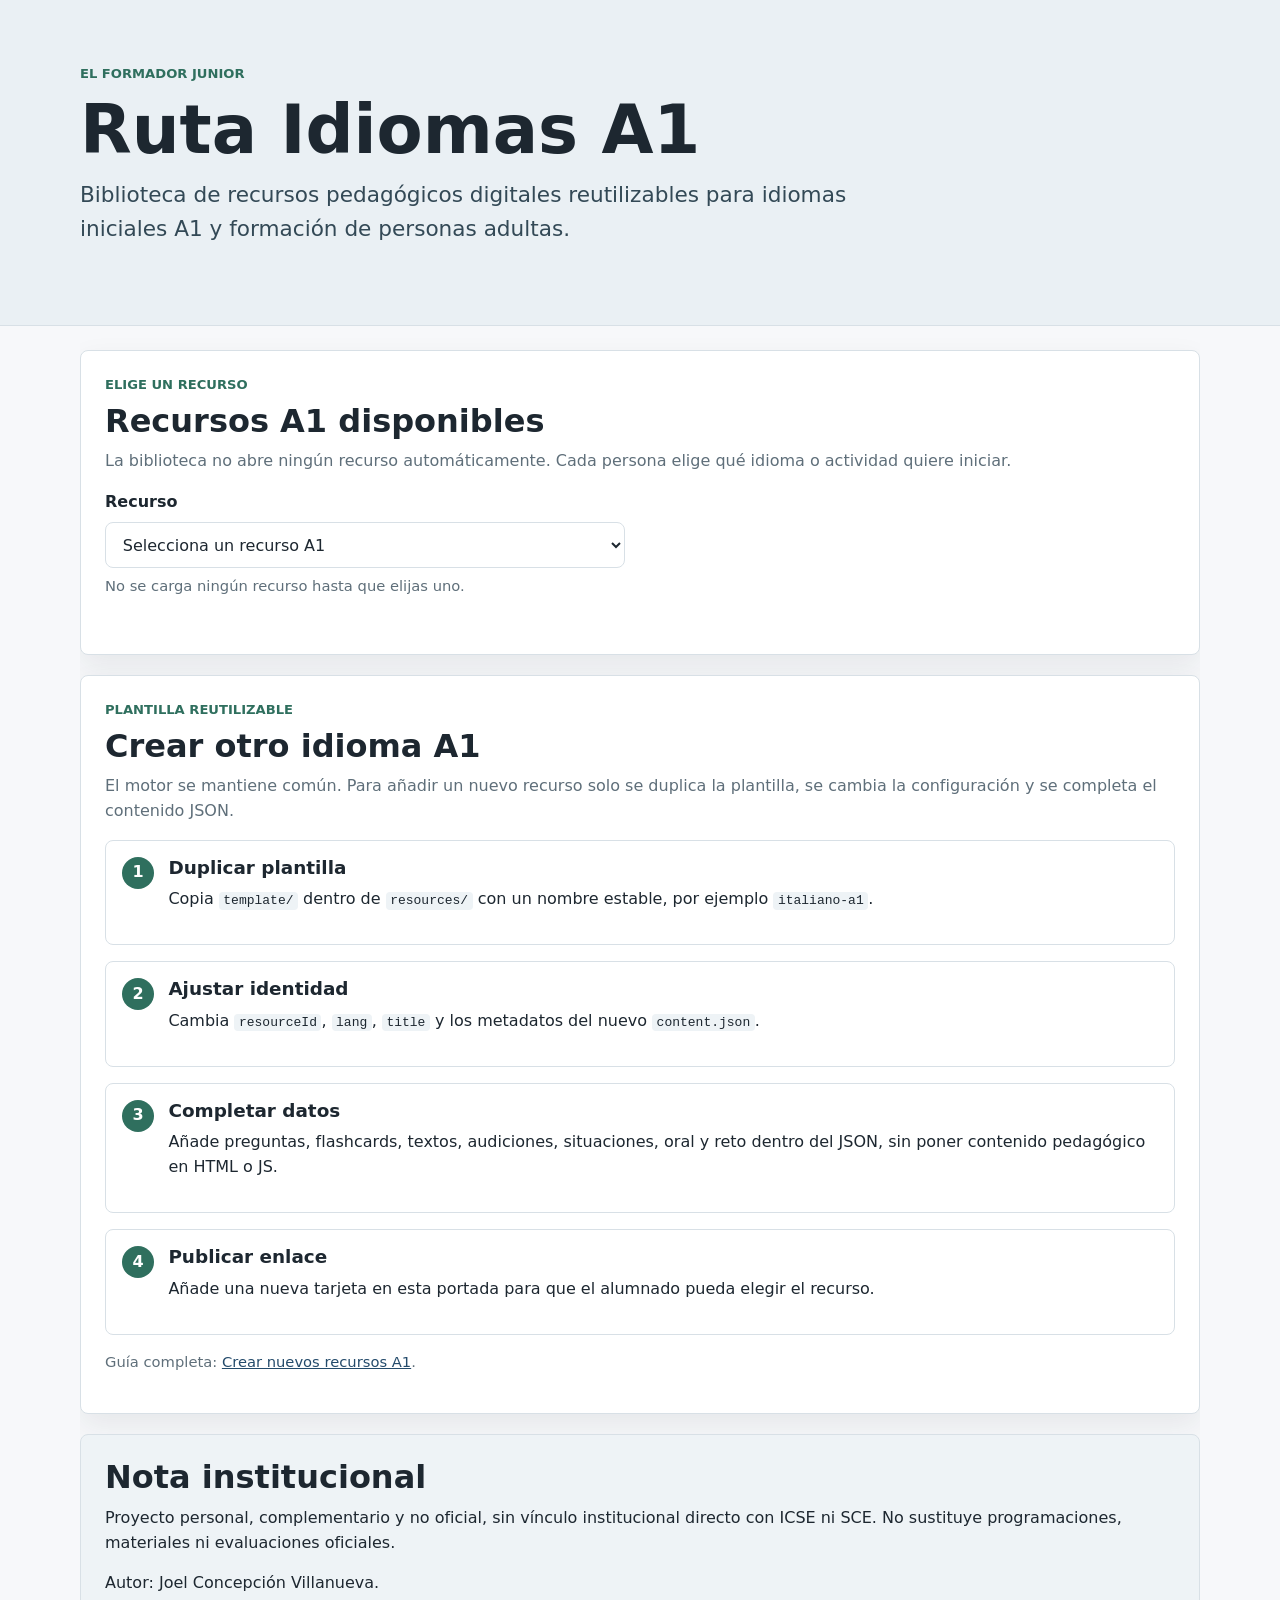
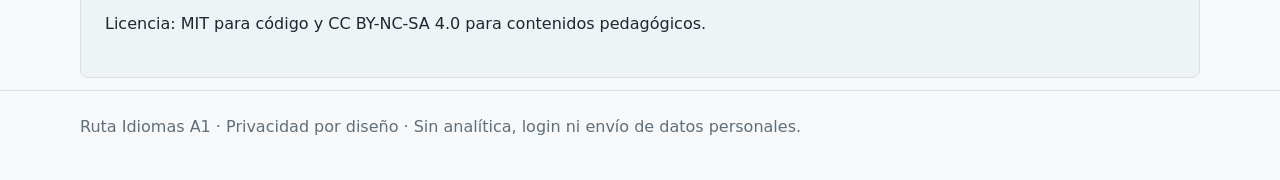
<file: index.html>
﻿<!doctype html>
<html lang="es">
<head>
  <meta charset="utf-8">
  <meta name="viewport" content="width=device-width, initial-scale=1">
  <meta name="description" content="Ruta Idiomas A1, biblioteca de recursos pedagógicos digitales reutilizables para formación de personas adultas.">
  <meta name="theme-color" content="#243b53">
  <link rel="manifest" href="./manifest.webmanifest">
  <link rel="stylesheet" href="./shared/css/formador.css">
  <title>Ruta Idiomas A1 | El Formador Junior</title>
</head>
<body>
  <a class="skip-link" href="#contenido">Saltar al contenido</a>
  <header class="site-header">
    <div class="container header-inner">
      <div>
        <p class="eyebrow">El Formador Junior</p>
        <h1>Ruta Idiomas A1</h1>
        <p class="lead">Biblioteca de recursos pedagógicos digitales reutilizables para idiomas iniciales A1 y formación de personas adultas.</p>
      </div>
    </div>
  </header>
  <main id="contenido" class="container section-stack">
    <section class="panel">
      <div class="section-heading">
        <p class="eyebrow">Elige un recurso</p>
        <h2>Recursos A1 disponibles</h2>
        <p class="muted">La biblioteca no abre ningún recurso automáticamente. Cada persona elige qué idioma o actividad quiere iniciar.</p>
      </div>
      <div class="resource-picker">
        <label class="field-label" for="resourceSelect">Recurso</label>
        <select id="resourceSelect" aria-describedby="resourceHelp">
          <option value="">Selecciona un recurso A1</option>
        </select>
        <p id="resourceHelp" class="small muted">No se carga ningún recurso hasta que elijas uno.</p>
      </div>
      <article class="resource-card selected-resource" id="selectedResource" hidden>
        <div>
          <h3 id="selectedResourceTitle"></h3>
          <p id="selectedResourceMeta"></p>
        </div>
        <a class="button primary" id="selectedResourceLink" href="#">Abrir recurso</a>
      </article>
    </section>

    <section class="panel">
      <div class="section-heading">
        <p class="eyebrow">Plantilla reutilizable</p>
        <h2>Crear otro idioma A1</h2>
        <p class="muted">El motor se mantiene común. Para añadir un nuevo recurso solo se duplica la plantilla, se cambia la configuración y se completa el contenido JSON.</p>
      </div>
      <div class="step-list">
        <article class="step-item">
          <span class="step-number">1</span>
          <div>
            <h3>Duplicar plantilla</h3>
            <p>Copia <code>template/</code> dentro de <code>resources/</code> con un nombre estable, por ejemplo <code>italiano-a1</code>.</p>
          </div>
        </article>
        <article class="step-item">
          <span class="step-number">2</span>
          <div>
            <h3>Ajustar identidad</h3>
            <p>Cambia <code>resourceId</code>, <code>lang</code>, <code>title</code> y los metadatos del nuevo <code>content.json</code>.</p>
          </div>
        </article>
        <article class="step-item">
          <span class="step-number">3</span>
          <div>
            <h3>Completar datos</h3>
            <p>Añade preguntas, flashcards, textos, audiciones, situaciones, oral y reto dentro del JSON, sin poner contenido pedagógico en HTML o JS.</p>
          </div>
        </article>
        <article class="step-item">
          <span class="step-number">4</span>
          <div>
            <h3>Publicar enlace</h3>
            <p>Añade una nueva tarjeta en esta portada para que el alumnado pueda elegir el recurso.</p>
          </div>
        </article>
      </div>
      <p class="small muted guide-link">Guía completa: <a href="./docs/guia-crear-recursos-a1.html">Crear nuevos recursos A1</a>.</p>
    </section>

    <section class="panel muted-panel">
      <h2>Nota institucional</h2>
      <p>Proyecto personal, complementario y no oficial, sin vínculo institucional directo con ICSE ni SCE. No sustituye programaciones, materiales ni evaluaciones oficiales.</p>
      <p>Autor: Joel Concepción Villanueva.</p>
      <p>Licencia: MIT para código y CC BY-NC-SA 4.0 para contenidos pedagógicos.</p>
    </section>
  </main>
  <footer class="site-footer">
    <div class="container">
      <p>Ruta Idiomas A1 · Privacidad por diseño · Sin analítica, login ni envío de datos personales.</p>
    </div>
  </footer>
  <script>
    (function () {
      var select = document.getElementById("resourceSelect");
      var card = document.getElementById("selectedResource");
      var title = document.getElementById("selectedResourceTitle");
      var meta = document.getElementById("selectedResourceMeta");
      var link = document.getElementById("selectedResourceLink");
      var help = document.getElementById("resourceHelp");
      var fallbackResources = [
        {
          id: "frances-a1",
          title: "Ruta Frances A1",
          level: "A1",
          status: "Disponible",
          privacy: "Recurso local y privado",
          url: "./resources/frances-a1/index.html"
        },
        {
          id: "ingles-a1",
          title: "Ruta Ingles A1",
          level: "A1",
          status: "En preparacion",
          privacy: "Recurso local y privado",
          url: "./resources/ingles-a1/index.html"
        },
        {
          id: "aleman-a1",
          title: "Ruta Aleman A1",
          level: "A1",
          status: "Primera propuesta",
          privacy: "Recurso local y privado",
          url: "./resources/aleman-a1/index.html"
        }
      ];

      function hideResource() {
        card.hidden = true;
        link.removeAttribute("href");
      }

      function fillSelect(resources) {
        resources.forEach(function (resource) {
          var option = document.createElement("option");
          option.value = resource.id;
          option.dataset.title = resource.title;
          option.dataset.level = resource.level;
          option.dataset.status = resource.status;
          option.dataset.privacy = resource.privacy;
          option.dataset.url = resource.url;
          option.textContent = resource.title;
          select.appendChild(option);
        });
      }

      if (select && card && title && meta && link) {
        fetch("./resources/catalog.json", { cache: "no-cache" })
          .then(function (response) {
            if (!response.ok) throw new Error("No se pudo cargar el cat\u00e1logo");
            return response.json();
          })
          .then(function (catalog) {
            fillSelect(catalog.resources || []);
          })
          .catch(function () {
            fillSelect(fallbackResources);
            if (help) help.textContent = "Cat\u00e1logo local de respaldo cargado.";
          });

        select.addEventListener("change", function () {
          var option = select.options[select.selectedIndex];
          if (!select.value) {
            hideResource();
            return;
          }
          title.textContent = option.dataset.title;
          meta.textContent = "Nivel " + option.dataset.level + " - Estado: " + option.dataset.status + " - " + option.dataset.privacy;
          link.href = option.dataset.url;
          card.hidden = false;
        });
      }

      if ("serviceWorker" in navigator) {
        window.addEventListener("load", function () {
          navigator.serviceWorker.register("./sw.js").catch(function () {});
        });
      }
    })();
  </script>
</body>
</html>
</file>
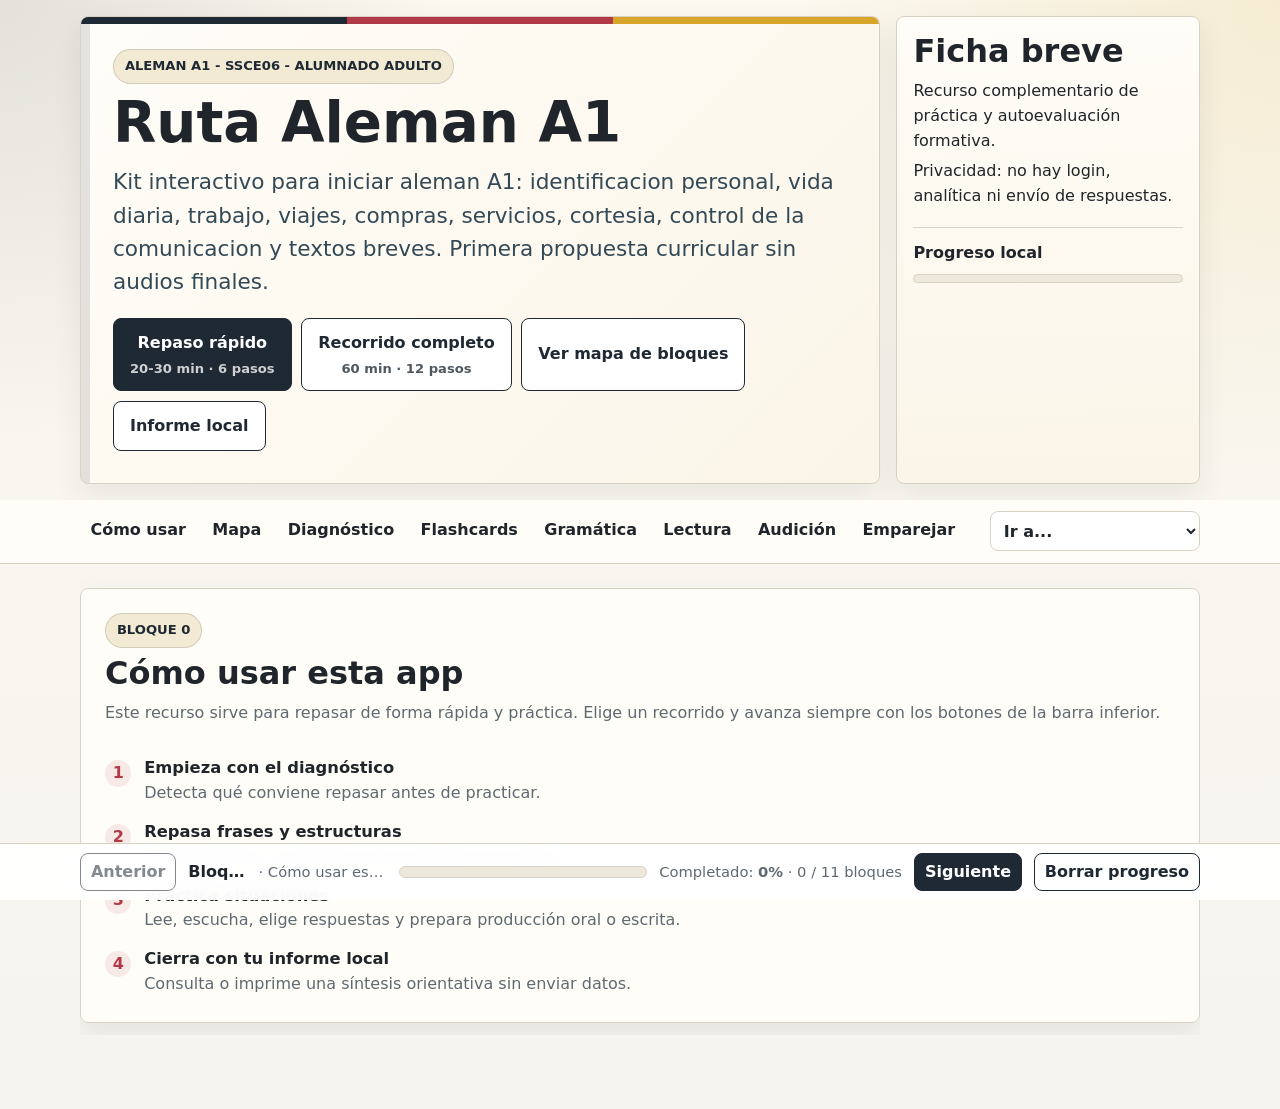
<file: resources/aleman-a1/index.html>
<!doctype html>
<html lang="es">
<head>
  <meta charset="utf-8">
  <meta name="viewport" content="width=device-width, initial-scale=1">
  <meta name="theme-color" content="#243b53">
  <link rel="manifest" href="./manifest.webmanifest">
  <link rel="stylesheet" href="../../shared/css/formador.css">
  <title>Ruta Aleman A1</title>
</head>
<body>
  <main id="app" class="app-shell"></main>
  <script src="./content-data.js"></script>
  <script src="../../engine/formador-engine.js"></script>
  <script>
    FormadorEngine.init({
      resourceId: "aleman-a1",
      contentPath: "./content.json",
      contentGlobal: "RutaIdiomasAlemanA1Content",
      lang: "de",
      title: "Ruta Aleman A1"
    });
  </script>
</body>
</html>
</file>
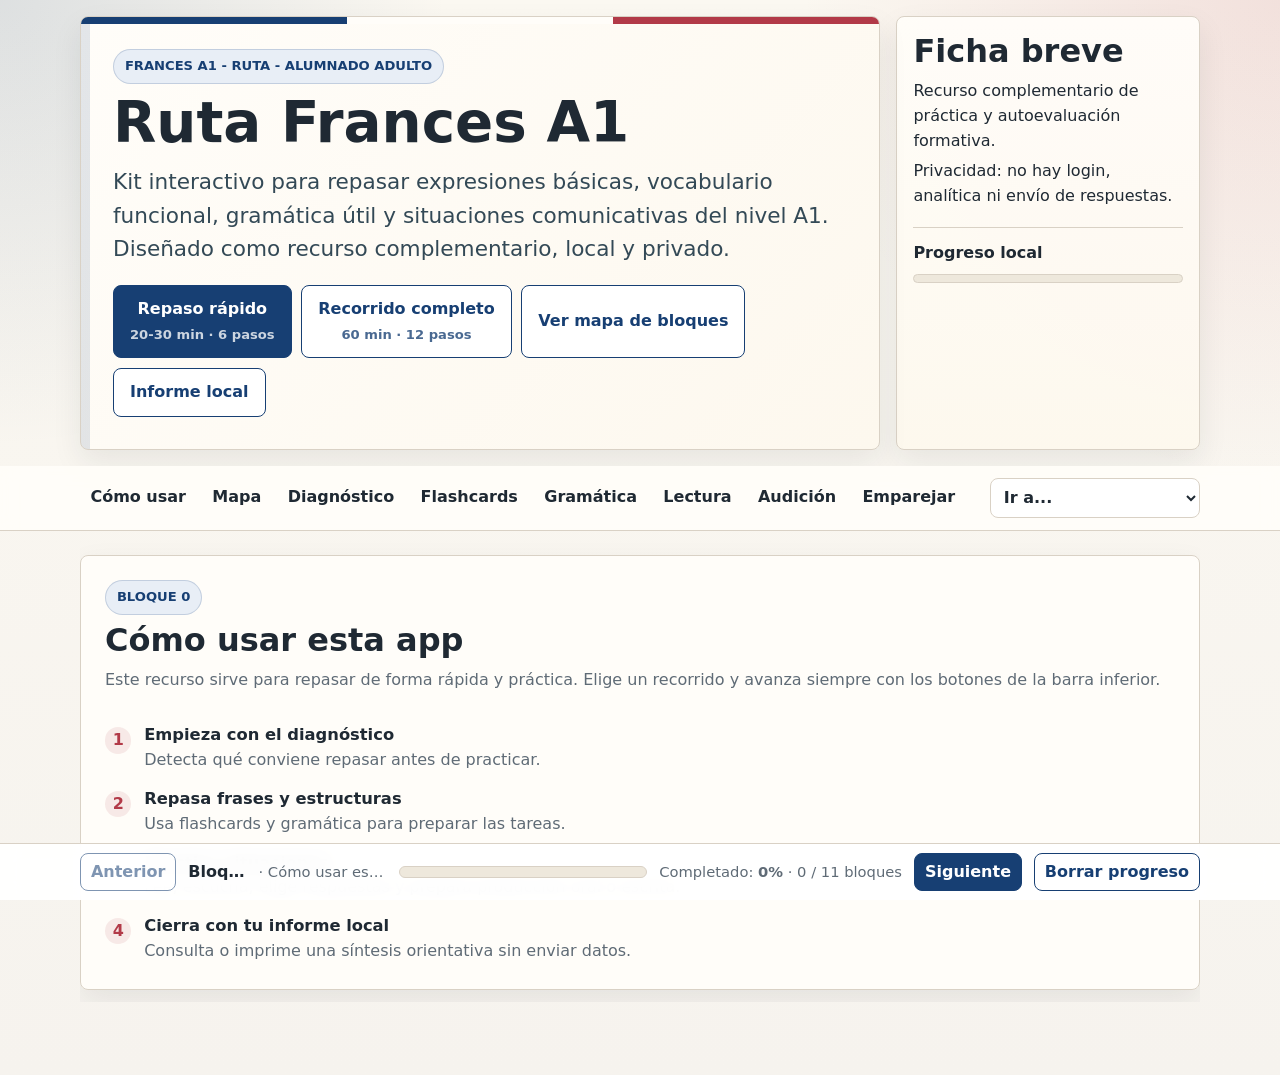
<file: resources/frances-a1/index.html>
﻿<!doctype html>
<html lang="es">
<head>
  <meta charset="utf-8">
  <meta name="viewport" content="width=device-width, initial-scale=1">
  <meta name="theme-color" content="#243b53">
  <link rel="manifest" href="./manifest.webmanifest">
  <link rel="stylesheet" href="../../shared/css/formador.css">
  <title>Ruta Frances A1</title>
</head>
<body>
  <main id="app" class="app-shell"></main>
  <script src="./content-data.js"></script>
  <script src="../../engine/formador-engine.js"></script>
  <script>
    FormadorEngine.init({
      resourceId: "frances-a1",
      contentPath: "./content.json",
      contentGlobal: "RutaIdiomasFrancesA1Content",
      lang: "fr",
      title: "Ruta Frances A1"
    });
  </script>
</body>
</html>
</file>
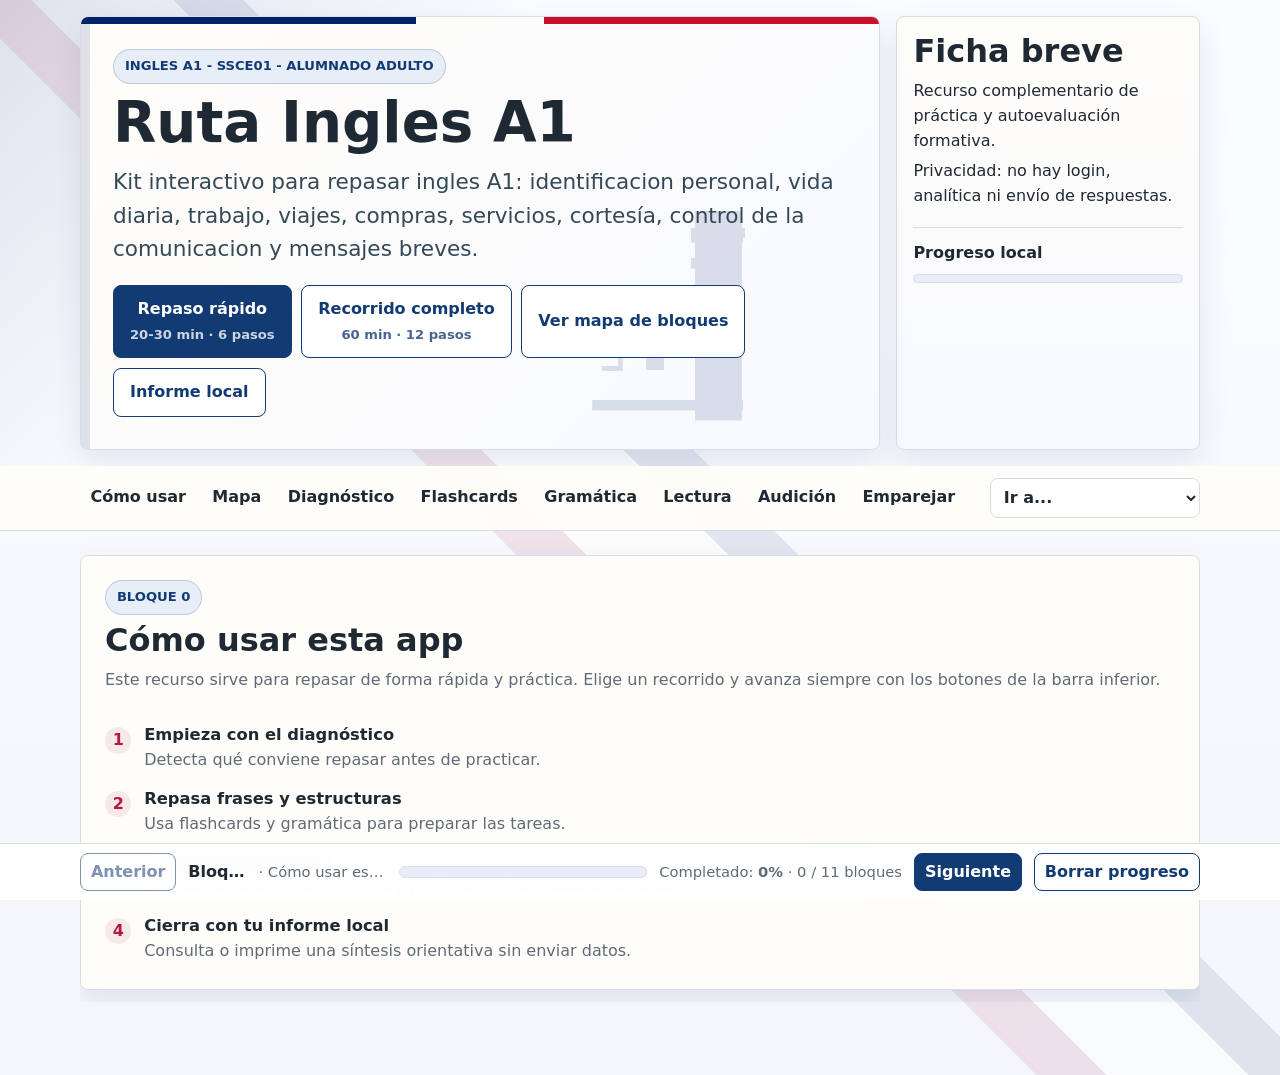
<file: resources/ingles-a1/index.html>
<!doctype html>
<html lang="es">
<head>
  <meta charset="utf-8">
  <meta name="viewport" content="width=device-width, initial-scale=1">
  <meta name="theme-color" content="#243b53">
  <link rel="manifest" href="./manifest.webmanifest">
  <link rel="stylesheet" href="../../shared/css/formador.css">
  <title>Ruta Ingles A1</title>
</head>
<body>
  <main id="app" class="app-shell"></main>
  <script src="./content-data.js"></script>
  <script src="../../engine/formador-engine.js"></script>
  <script>
    FormadorEngine.init({
      resourceId: "ingles-a1",
      contentPath: "./content.json",
      contentGlobal: "RutaIdiomasInglesA1Content",
      lang: "en",
      title: "Ruta Ingles A1"
    });
  </script>
</body>
</html>
</file>
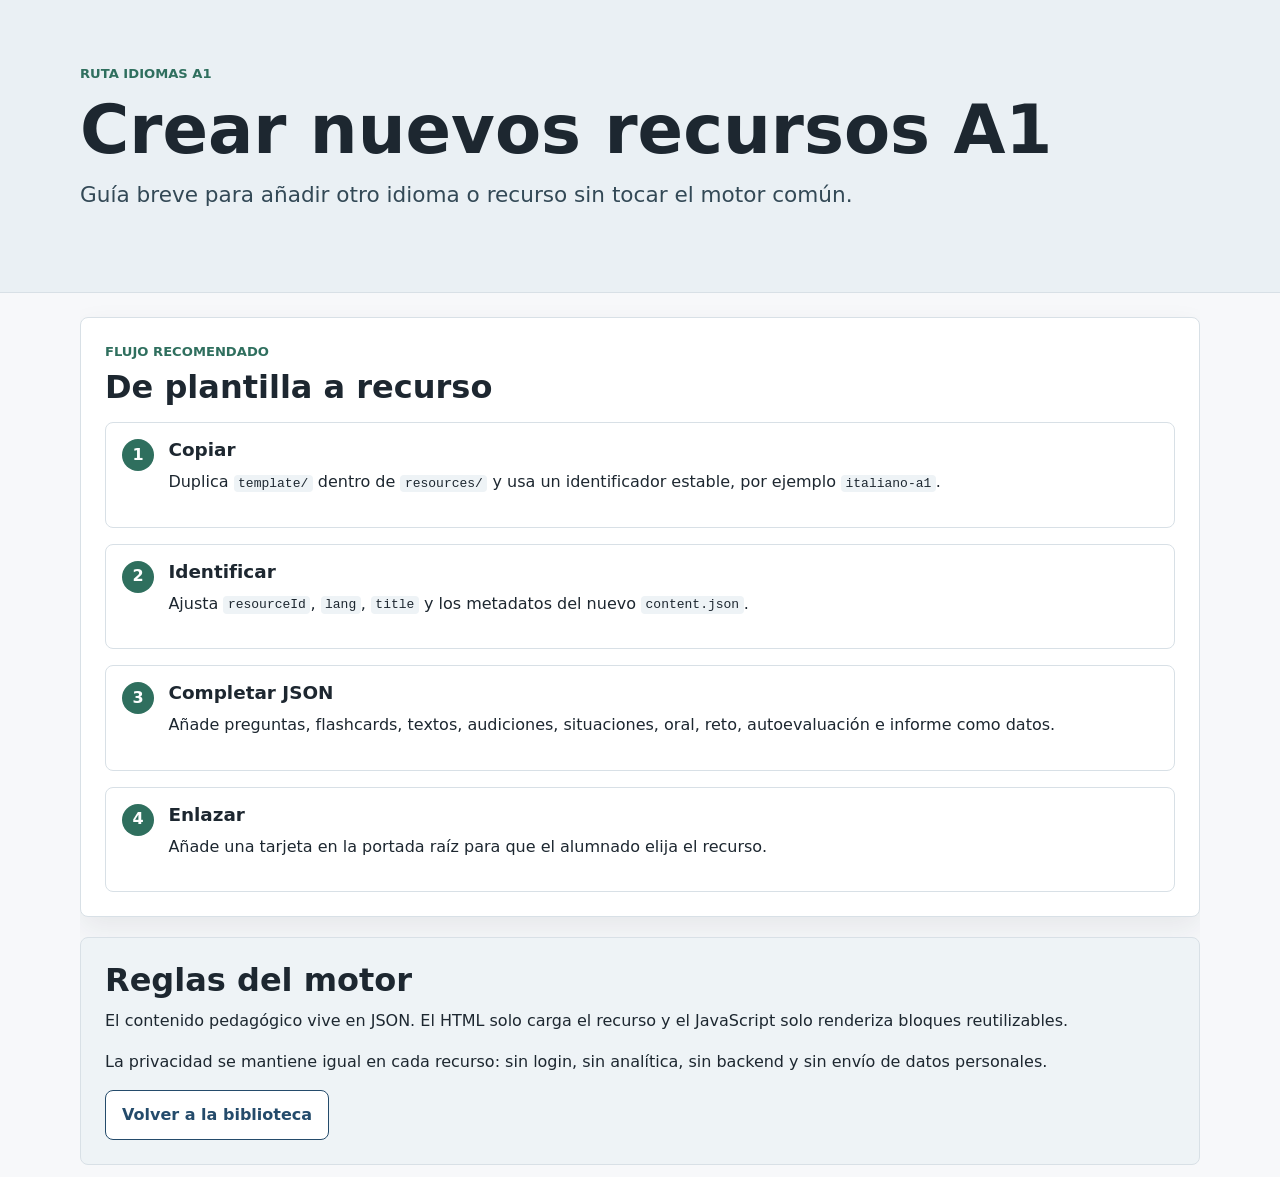
<file: docs/guia-crear-recursos-a1.html>
﻿<!doctype html>
<html lang="es">
<head>
  <meta charset="utf-8">
  <meta name="viewport" content="width=device-width, initial-scale=1">
  <meta name="description" content="Guía para crear nuevos recursos A1 en Ruta Idiomas A1.">
  <link rel="stylesheet" href="../shared/css/formador.css">
  <title>Crear nuevos recursos A1 | Ruta Idiomas A1</title>
</head>
<body>
  <a class="skip-link" href="#contenido">Saltar al contenido</a>
  <header class="site-header">
    <div class="container header-inner">
      <p class="eyebrow">Ruta Idiomas A1</p>
      <h1>Crear nuevos recursos A1</h1>
      <p class="lead">Guía breve para añadir otro idioma o recurso sin tocar el motor común.</p>
    </div>
  </header>
  <main id="contenido" class="container section-stack">
    <section class="panel">
      <div class="section-heading">
        <p class="eyebrow">Flujo recomendado</p>
        <h2>De plantilla a recurso</h2>
      </div>
      <div class="step-list">
        <article class="step-item">
          <span class="step-number">1</span>
          <div>
            <h3>Copiar</h3>
            <p>Duplica <code>template/</code> dentro de <code>resources/</code> y usa un identificador estable, por ejemplo <code>italiano-a1</code>.</p>
          </div>
        </article>
        <article class="step-item">
          <span class="step-number">2</span>
          <div>
            <h3>Identificar</h3>
            <p>Ajusta <code>resourceId</code>, <code>lang</code>, <code>title</code> y los metadatos del nuevo <code>content.json</code>.</p>
          </div>
        </article>
        <article class="step-item">
          <span class="step-number">3</span>
          <div>
            <h3>Completar JSON</h3>
            <p>Añade preguntas, flashcards, textos, audiciones, situaciones, oral, reto, autoevaluación e informe como datos.</p>
          </div>
        </article>
        <article class="step-item">
          <span class="step-number">4</span>
          <div>
            <h3>Enlazar</h3>
            <p>Añade una tarjeta en la portada raíz para que el alumnado elija el recurso.</p>
          </div>
        </article>
      </div>
    </section>
    <section class="panel muted-panel">
      <h2>Reglas del motor</h2>
      <p>El contenido pedagógico vive en JSON. El HTML solo carga el recurso y el JavaScript solo renderiza bloques reutilizables.</p>
      <p>La privacidad se mantiene igual en cada recurso: sin login, sin analítica, sin backend y sin envío de datos personales.</p>
      <a class="button secondary" href="../">Volver a la biblioteca</a>
    </section>
  </main>
</body>
</html>
</file>
<file: shared/css/formador.css>
﻿:root {
  color-scheme: light;
  --bg: #f7f8fa;
  --surface: #ffffff;
  --surface-soft: #eef3f6;
  --text: #1d2730;
  --muted: #5f6f7a;
  --border: #d8e0e6;
  --primary: #244b6b;
  --primary-dark: #17364f;
  --accent: #2f6f5e;
  --warning: #8a5a18;
  --success-bg: #e7f4ed;
  --error-bg: #fbe9e7;
  --focus: #b85c38;
  --radius: 8px;
  --shadow: 0 12px 30px rgba(29, 39, 48, 0.08);
}

* { box-sizing: border-box; }
html, body { overflow-x: hidden; }

html { scroll-behavior: smooth; }

body {
  margin: 0;
  font-family: system-ui, -apple-system, BlinkMacSystemFont, "Segoe UI", sans-serif;
  line-height: 1.55;
  color: var(--text);
  background: var(--bg);
}

body.resource-theme-french-vintage {
  --bg: #f6f3ee;
  --surface: #fffdf9;
  --surface-soft: #eee8dc;
  --text: #1f2933;
  --muted: #5f6b76;
  --border: #d9d1c5;
  --primary: #173f73;
  --primary-dark: #102a4d;
  --accent: #b23a48;
  --warning: #8a5a18;
  --success-bg: #e8f3f1;
  --error-bg: #f7e5e4;
  --focus: #c9a227;
  --shadow: 0 12px 30px rgba(31, 41, 51, 0.08);
  background:
    radial-gradient(circle at top left, rgba(23, 63, 115, 0.13), transparent 28rem),
    radial-gradient(circle at top right, rgba(178, 58, 72, 0.12), transparent 30rem),
    linear-gradient(180deg, #fbf8f1, var(--bg));
}

body.resource-theme-english-union {
  --bg: #f4f6fb;
  --surface: #fffdf9;
  --surface-soft: #e8edf7;
  --text: #1f2933;
  --muted: #5f6b76;
  --border: #d7dce8;
  --primary: #123b73;
  --primary-dark: #0a2346;
  --accent: #b31942;
  --warning: #7c4a03;
  --success-bg: #e7f2ee;
  --error-bg: #f8e4e8;
  --focus: #c8a64a;
  --shadow: 0 12px 30px rgba(18, 59, 115, 0.1);
  background:
    linear-gradient(135deg, rgba(1, 33, 105, 0.12), transparent 24rem),
    linear-gradient(45deg, transparent 0 44%, rgba(179, 25, 66, 0.1) 44% 47%, rgba(255, 255, 255, 0.5) 47% 53%, rgba(1, 33, 105, 0.09) 53% 56%, transparent 56%),
    linear-gradient(180deg, #fbfcff, var(--bg));
}

body.resource-theme-german-signal {
  --bg: #f6f4ef;
  --surface: #fffdf8;
  --surface-soft: #eee8dc;
  --text: #20252b;
  --muted: #5f6972;
  --border: #d9d2c4;
  --primary: #1f2933;
  --primary-dark: #111827;
  --accent: #b23a48;
  --warning: #9a6b05;
  --success-bg: #e8f1eb;
  --error-bg: #f8e6e4;
  --focus: #d6a529;
  --shadow: 0 12px 30px rgba(32, 37, 43, 0.08);
  background:
    radial-gradient(circle at top left, rgba(31, 41, 51, 0.11), transparent 28rem),
    radial-gradient(circle at top right, rgba(214, 165, 41, 0.14), transparent 30rem),
    linear-gradient(180deg, #fbf8ef, var(--bg));
}

a { color: var(--primary); }

a:hover { color: var(--primary-dark); }

button, input, textarea, select { font: inherit; }

button, .button {
  display: inline-flex;
  align-items: center;
  justify-content: center;
  gap: 0.2rem;
  min-height: 44px;
  padding: 0.72rem 1rem;
  border: 1px solid var(--primary);
  border-radius: var(--radius);
  background: var(--surface);
  color: var(--primary);
  font-weight: 700;
  text-decoration: none;
  cursor: pointer;
}
button span,
.button span {
  display: block;
  font-size: 0.82rem;
  font-weight: 700;
  opacity: 0.78;
}

button:hover, .button:hover { background: var(--surface-soft); }

button:disabled { opacity: 0.55; cursor: not-allowed; }

.primary { background: var(--primary); color: #fff; }
.primary:hover { background: var(--primary-dark); color: #fff; }
.secondary { background: #fff; color: var(--primary); }

.skip-link {
  position: absolute;
  left: -999px;
  top: 0;
  padding: 0.75rem 1rem;
  background: #fff;
  border: 2px solid var(--focus);
  z-index: 20;
}
.skip-link:focus { left: 1rem; top: 1rem; }

.container {
  width: min(1120px, calc(100% - 2rem));
  margin-inline: auto;
}

.site-header {
  background: #eaf0f4;
  border-bottom: 1px solid var(--border);
}

.header-inner {
  padding: clamp(2rem, 5vw, 4.5rem) 0;
}

.kit-header {
  padding: 1rem 0;
  background:
    linear-gradient(135deg, #f8fafb, #edf3f6);
}

body.resource-theme-french-vintage .kit-header {
  background: transparent;
  border-bottom: 0;
}

body.resource-theme-english-union .kit-header {
  background: transparent;
  border-bottom: 0;
}

body.resource-theme-german-signal .kit-header {
  background: transparent;
  border-bottom: 0;
}

.kit-hero {
  display: grid;
  grid-template-columns: minmax(0, 1.45fr) minmax(260px, 0.55fr);
  gap: 1rem;
  align-items: stretch;
}

.kit-hero-main,
.kit-card {
  background: var(--surface);
  border: 1px solid var(--border);
  border-radius: var(--radius);
  box-shadow: var(--shadow);
}

.kit-hero-main {
  padding: clamp(1rem, 3vw, 2rem);
}

body.resource-theme-french-vintage .kit-hero-main {
  position: relative;
  overflow: hidden;
  border-color: var(--border);
  background:
    linear-gradient(90deg, rgba(23, 63, 115, 0.12) 0 0.55rem, transparent 0.55rem),
    linear-gradient(135deg, var(--surface), #fdf8ee);
}

body.resource-theme-english-union .kit-hero-main {
  position: relative;
  overflow: hidden;
  border-color: var(--border);
  background:
    linear-gradient(90deg, rgba(1, 33, 105, 0.12) 0 0.55rem, transparent 0.55rem),
    linear-gradient(135deg, #fffdf9, #f7f9ff);
}

body.resource-theme-german-signal .kit-hero-main {
  position: relative;
  overflow: hidden;
  border-color: var(--border);
  background:
    linear-gradient(90deg, rgba(31, 41, 51, 0.12) 0 0.55rem, transparent 0.55rem),
    linear-gradient(135deg, #fffdf8, #fbf5e8);
}

body.resource-theme-french-vintage .kit-hero-main::before {
  content: "";
  position: absolute;
  inset: 0 0 auto;
  height: 0.42rem;
  background: linear-gradient(90deg, #173f73 0 33.33%, #fffdf9 33.33% 66.66%, #b23a48 66.66% 100%);
}

body.resource-theme-english-union .kit-hero-main::before {
  content: "";
  position: absolute;
  inset: 0 0 auto;
  height: 0.46rem;
  background: linear-gradient(90deg, #012169 0 42%, #fffdf9 42% 58%, #c8102e 58% 100%);
  z-index: 1;
}

body.resource-theme-german-signal .kit-hero-main::before {
  content: "";
  position: absolute;
  inset: 0 0 auto;
  height: 0.46rem;
  background: linear-gradient(90deg, #1f2933 0 33.33%, #b23a48 33.33% 66.66%, #d6a529 66.66% 100%);
  z-index: 1;
}

body.resource-theme-french-vintage .kit-hero-main > * {
  position: relative;
  z-index: 2;
}

body.resource-theme-english-union .kit-hero-main::after {
  content: "";
  position: absolute;
  right: clamp(1.2rem, 4vw, 3rem);
  bottom: clamp(1rem, 3vw, 1.8rem);
  width: min(260px, 35vw);
  height: min(210px, 78%);
  opacity: 0.13;
  pointer-events: none;
  background:
    linear-gradient(#012169, #012169) 58% 0 / 18% 100% no-repeat,
    linear-gradient(#012169, #012169) 50% 9% / 34% 7% no-repeat,
    linear-gradient(#012169, #012169) 48% 24% / 24% 5% no-repeat,
    linear-gradient(#012169, #012169) 31% 40% / 7% 60% no-repeat,
    linear-gradient(#012169, #012169) 18% 50% / 20% 5% no-repeat,
    linear-gradient(#012169, #012169) 13% 66% / 8% 30% no-repeat,
    linear-gradient(#012169, #012169) 0 95% / 100% 5% no-repeat;
  clip-path: polygon(46% 0, 70% 0, 70% 13%, 66% 13%, 66% 100%, 8% 100%, 8% 74%, 18% 74%, 18% 53%, 36% 53%, 36% 44%, 46% 44%);
}

body.resource-theme-english-union .kit-hero-main > *,
body.resource-theme-german-signal .kit-hero-main > * {
  position: relative;
  z-index: 2;
}

.kit-card {
  padding: 1rem;
  display: grid;
  align-content: start;
}

body.resource-theme-french-vintage .kit-card {
  border-color: var(--border);
  background: linear-gradient(180deg, rgba(255, 253, 249, 0.96), rgba(253, 248, 238, 0.96));
}

body.resource-theme-english-union .kit-card {
  border-color: var(--border);
  background: linear-gradient(180deg, rgba(255, 253, 249, 0.98), rgba(247, 249, 255, 0.98));
}

body.resource-theme-german-signal .kit-card {
  border-color: var(--border);
  background: linear-gradient(180deg, rgba(255, 253, 248, 0.98), rgba(251, 245, 232, 0.98));
}

h1, h2, h3 { line-height: 1.15; margin: 0 0 0.6rem; }
h1 { font-size: clamp(2rem, 7vw, 4.2rem); }
body.resource-theme-french-vintage h1 { font-size: clamp(2.2rem, 4.4vw, 3.65rem); }
body.resource-theme-english-union h1 { font-size: clamp(2.2rem, 4.4vw, 3.65rem); }
body.resource-theme-german-signal h1 { font-size: clamp(2.2rem, 4.4vw, 3.65rem); }
h2 { font-size: clamp(1.45rem, 3vw, 2rem); }
h3 { font-size: 1.15rem; }
p { margin: 0 0 1rem; }

.lead { max-width: 780px; font-size: clamp(1.05rem, 2.4vw, 1.35rem); color: #334956; }
.eyebrow { margin-bottom: 0.45rem; color: var(--accent); font-weight: 800; text-transform: uppercase; letter-spacing: 0; font-size: 0.82rem; }
body.resource-theme-french-vintage .eyebrow {
  display: inline-flex;
  width: fit-content;
  padding: 0.38rem 0.68rem;
  border: 1px solid rgba(23, 63, 115, 0.18);
  border-radius: 999px;
  background: #e8eef6;
  color: var(--primary);
}

body.resource-theme-english-union .eyebrow {
  display: inline-flex;
  width: fit-content;
  padding: 0.38rem 0.68rem;
  border: 1px solid rgba(1, 33, 105, 0.18);
  border-radius: 999px;
  background: #e8eef8;
  color: var(--primary);
}

body.resource-theme-german-signal .eyebrow {
  display: inline-flex;
  width: fit-content;
  padding: 0.38rem 0.68rem;
  border: 1px solid rgba(31, 41, 51, 0.16);
  border-radius: 999px;
  background: #f3ead4;
  color: var(--primary);
}

.muted, .small { color: var(--muted); }
.small { font-size: 0.92rem; }

.section-stack { display: grid; gap: 1.25rem; padding: 1.5rem 0 0.75rem; overflow-x: hidden; }
.panel, .card, .resource-card {
  background: var(--surface);
  border: 1px solid var(--border);
  border-radius: var(--radius);
  box-shadow: var(--shadow);
}
body.resource-theme-french-vintage .panel,
body.resource-theme-french-vintage .card,
body.resource-theme-french-vintage .resource-card {
  background: rgba(255, 253, 249, 0.96);
}
body.resource-theme-english-union .panel,
body.resource-theme-english-union .card,
body.resource-theme-english-union .resource-card {
  background: rgba(255, 253, 249, 0.97);
}
body.resource-theme-german-signal .panel,
body.resource-theme-german-signal .card,
body.resource-theme-german-signal .resource-card {
  background: rgba(255, 253, 248, 0.97);
}
.panel { padding: clamp(1rem, 3vw, 1.5rem); }
.muted-panel { background: var(--surface-soft); box-shadow: none; }
.section-heading { margin-bottom: 1rem; }

.resource-list, .block-grid, .cards-grid, .step-list { display: grid; gap: 1rem; }
.resource-card {
  display: flex;
  align-items: center;
  justify-content: space-between;
  gap: 1rem;
  padding: 1rem;
}
.resource-picker {
  display: grid;
  gap: 0.45rem;
  max-width: 520px;
  margin-bottom: 1rem;
}

.field-label {
  font-weight: 800;
  color: var(--text);
}

.resource-picker select {
  min-height: 46px;
  width: 100%;
  padding: 0.7rem 0.8rem;
  border: 1px solid var(--border);
  border-radius: var(--radius);
  background: #fff;
  color: var(--text);
}

.selected-resource[hidden] { display: none; }

.step-item {
  display: grid;
  grid-template-columns: auto 1fr;
  gap: 0.9rem;
  align-items: start;
  padding: 1rem;
  border: 1px solid var(--border);
  border-radius: var(--radius);
  background: #fff;
}

.reading-steps {
  counter-reset: guide-step;
  display: grid;
  gap: 0.85rem;
  margin: 1rem 0 0;
  padding: 0;
  list-style: none;
}

.reading-step {
  counter-increment: guide-step;
  display: grid;
  grid-template-columns: auto 1fr;
  gap: 0.8rem;
  align-items: start;
  padding: 0.1rem 0;
}

.reading-step::before {
  content: counter(guide-step);
  display: inline-grid;
  place-items: center;
  width: 1.65rem;
  height: 1.65rem;
  margin-top: 0.05rem;
  border-radius: 999px;
  background: rgba(178, 58, 72, 0.1);
  color: var(--accent);
  font-weight: 850;
}

.reading-step h3 {
  margin-bottom: 0.2rem;
  font-size: 1.02rem;
}

.reading-step p {
  margin: 0;
}

.intro-section {
  background: linear-gradient(180deg, rgba(255, 253, 249, 0.98), rgba(253, 248, 238, 0.96));
}

.guided-choice-grid {
  display: grid;
  grid-template-columns: repeat(auto-fit, minmax(180px, 1fr));
  gap: 0.75rem;
  margin-bottom: 1rem;
}

.intro-section .guided-choice-grid {
  display: none;
}

.guided-choice {
  display: grid;
  gap: 0.15rem;
  min-height: 58px;
}

.guided-choice span {
  font-size: 0.86rem;
  font-weight: 700;
  opacity: 0.78;
}

.compact-steps {
  grid-template-columns: repeat(auto-fit, minmax(220px, 1fr));
}

.step-number {
  display: inline-grid;
  place-items: center;
  width: 2rem;
  height: 2rem;
  border-radius: 50%;
  background: var(--accent);
  color: #fff;
  font-weight: 800;
}

.step-item code {
  padding: 0.08rem 0.28rem;
  border-radius: 4px;
  background: var(--surface-soft);
}

.guide-link { margin-top: 1rem; }
.app-shell {
  min-height: 100vh;
  padding-bottom: 4.6rem;
}
.app-nav {
  position: sticky;
  top: 0;
  z-index: 10;
  background: rgba(247, 248, 250, 0.96);
  border-bottom: 1px solid var(--border);
  backdrop-filter: blur(8px);
}
body.resource-theme-french-vintage .app-nav {
  background: rgba(255, 253, 249, 0.94);
}
body.resource-theme-english-union .app-nav {
  background: rgba(255, 253, 249, 0.94);
}
body.resource-theme-german-signal .app-nav {
  background: rgba(255, 253, 248, 0.94);
}
.nav-inner {
  display: grid;
  grid-template-columns: minmax(0, 1fr) minmax(160px, 210px);
  gap: 0.75rem;
  align-items: center;
  padding: 0.7rem 0;
}
.nav-links {
  display: flex;
  min-width: 0;
  gap: 0.35rem;
  overflow-x: auto;
  overscroll-behavior-inline: contain;
  padding: 0 0.8rem 0.1rem 0;
  scrollbar-gutter: stable;
}
.nav-links a { white-space: nowrap; padding: 0.45rem 0.65rem; border-radius: var(--radius); text-decoration: none; font-weight: 700; color: var(--text); }
.nav-links a:hover { background: var(--surface-soft); }
.block-jump {
  min-height: 40px;
  max-width: 210px;
  width: 100%;
  padding: 0.45rem 0.55rem;
  border: 1px solid var(--border);
  border-radius: var(--radius);
  background: #fff;
  color: var(--text);
  font-weight: 700;
}

.block-section { scroll-margin-top: 5rem; }
.block-map-section { scroll-margin-top: 5rem; }
.route-stepper .block-section,
.route-stepper .block-map-section {
  display: none;
}
.route-stepper .route-current {
  display: block;
  backface-visibility: hidden;
  contain: paint;
  transform: translate3d(0, 0, 0);
  will-change: transform;
}
.route-enter-right { animation: slideInFromRight 220ms cubic-bezier(0.22, 1, 0.36, 1); }
.route-enter-left { animation: slideInFromLeft 220ms cubic-bezier(0.22, 1, 0.36, 1); }
@keyframes slideInFromRight {
  from { transform: translate3d(92vw, 0, 0); }
  to { transform: translate3d(0, 0, 0); }
}
@keyframes slideInFromLeft {
  from { transform: translate3d(-92vw, 0, 0); }
  to { transform: translate3d(0, 0, 0); }
}
.block-header { display: flex; align-items: start; justify-content: space-between; gap: 1rem; margin-bottom: 1rem; }
.card { padding: 1rem; }
.actions { display: flex; flex-wrap: wrap; gap: 0.6rem; margin-top: 1rem; }
.hero-actions { margin-top: 1.2rem; }
.hero-actions button,
.guided-choice {
  flex-direction: column;
}
.activity-pager {
  display: grid;
  gap: 0.75rem;
}
.pager-actions {
  justify-content: flex-start;
}
.activity-pager > .card {
  max-width: 760px;
}
body.resource-theme-french-vintage .activity-pager > .card {
  box-shadow: none;
}
body.resource-theme-english-union .activity-pager > .card {
  box-shadow: none;
}
.activity-pager .text-box {
  border: 1px solid var(--border);
}
.activity-pager .option {
  max-width: 680px;
}
.option-list { display: grid; gap: 0.55rem; margin: 1rem 0; }
.option {
  display: flex;
  gap: 0.7rem;
  align-items: flex-start;
  padding: 0.8rem;
  border: 1px solid var(--border);
  border-radius: var(--radius);
  background: #fff;
}
.option input { margin-top: 0.25rem; transform: scale(1.15); }
.option.selected {
  border-color: rgba(23, 63, 115, 0.55);
  background: #eef4fb;
}
.option.correct {
  border-color: rgba(47, 111, 94, 0.7);
  background: var(--success-bg);
}
.option.wrong {
  border-color: rgba(178, 58, 72, 0.7);
  background: var(--error-bg);
}
.option-result {
  display: block;
  margin-top: 0.25rem;
  color: var(--muted);
  font-size: 0.85rem;
  font-weight: 800;
}
.feedback { padding: 0.85rem; border-radius: var(--radius); border: 1px solid var(--border); margin-top: 0.8rem; }
.feedback.ok { background: var(--success-bg); }
.feedback.ko { background: var(--error-bg); }

.flashcard {
  min-height: 220px;
  display: grid;
  grid-template-rows: auto 1fr auto;
  gap: 0.75rem;
  align-items: center;
  text-align: center;
  padding: 1.25rem;
  border: 1px solid var(--border);
  border-radius: var(--radius);
  background: #fff;
}
body.resource-theme-french-vintage .flashcard {
  background: linear-gradient(135deg, #fff, #f2f7fb);
}
body.resource-theme-english-union .flashcard {
  background: linear-gradient(135deg, #fff, #f1f5ff);
}
body.resource-theme-german-signal .flashcard {
  background: linear-gradient(135deg, #fff, #fbf2df);
}
.flashcard[data-side="back"] {
  background: linear-gradient(135deg, #fff, var(--surface-soft));
}
.flash-footer {
  display: grid;
  gap: 0.55rem;
  justify-items: center;
  width: 100%;
}
.flash-audio-button {
  width: auto;
  min-width: min(100%, 220px);
  border-color: rgba(23, 63, 115, 0.35);
  background: #fff;
}
.flash-main { font-size: clamp(1.55rem, 6vw, 2.7rem); font-weight: 800; overflow-wrap: anywhere; }
.flash-sub { color: var(--muted); }
.counter { font-weight: 800; color: var(--accent); }

.grammar-list, .support-list, .checklist { display: grid; gap: 0.75rem; }
.example-list { margin: 0.6rem 0 0; padding-left: 1.1rem; }
.text-box { white-space: pre-line; padding: 1rem; background: var(--surface-soft); border-radius: var(--radius); }
audio { width: 100%; margin: 0.75rem 0; }
textarea { width: 100%; min-height: 150px; resize: vertical; padding: 0.85rem; border: 1px solid var(--border); border-radius: var(--radius); }
.progress-summary { display: grid; grid-template-columns: repeat(auto-fit, minmax(180px, 1fr)); gap: 0.75rem; }
.summary-card {
  padding: 1rem;
  border: 1px solid var(--border);
  border-radius: var(--radius);
  background: #fff;
}
.summary-card h3 {
  color: var(--primary);
}
.summary-card p:last-child {
  margin-bottom: 0;
}
.summary-card-wide {
  grid-column: 1 / -1;
}
.match-grid {
  display: grid;
  grid-template-columns: repeat(2, minmax(0, 1fr));
  gap: 1rem;
}
.match-column {
  display: grid;
  gap: 0.55rem;
  align-content: start;
}
.match-option {
  justify-content: flex-start;
  min-height: 52px;
  width: 100%;
  text-align: left;
}
.match-option.selected {
  border-color: rgba(23, 63, 115, 0.55);
  background: #eef4fb;
}
.match-option.matched {
  border-color: rgba(47, 111, 94, 0.65);
  background: var(--success-bg);
  color: var(--accent);
}
.report-list {
  display: grid;
  gap: 0.35rem;
  margin: 0.75rem 0;
  padding: 0.75rem;
  border: 1px solid var(--border);
  border-radius: var(--radius);
  background: var(--surface-soft);
}
.report-list p {
  margin: 0;
}
.status-pill { display: inline-flex; padding: 0.2rem 0.5rem; border-radius: 999px; background: var(--surface-soft); color: var(--muted); font-weight: 700; }
.status-pill--done {
  background: var(--success-bg);
  color: var(--accent);
}

.block-map-grid {
  display: grid;
  grid-template-columns: repeat(auto-fit, minmax(240px, 1fr));
  gap: 0.8rem;
  align-items: stretch;
}

.block-map-card {
  display: grid;
  grid-template-rows: 1fr auto auto;
  gap: 0.75rem;
  min-height: 260px;
  padding: 1rem;
  border: 1px solid var(--border);
  border-radius: var(--radius);
  background: #fff;
}

.block-map-card-body {
  display: grid;
  grid-template-rows: auto auto 1fr;
  gap: 0.55rem;
  min-width: 0;
}

.block-map-card h3 {
  margin: 0;
  min-height: 2.65rem;
}

.block-map-card p {
  margin: 0;
}

body.resource-theme-french-vintage .block-map-card {
  position: relative;
  overflow: hidden;
  border-color: var(--border);
  background: #fffdf9;
}

body.resource-theme-english-union .block-map-card {
  position: relative;
  overflow: hidden;
  border-color: var(--border);
  background: #fffdf9;
}

body.resource-theme-german-signal .block-map-card {
  position: relative;
  overflow: hidden;
  border-color: var(--border);
  background: #fffdf8;
}

body.resource-theme-french-vintage .block-map-card::before {
  content: "";
  position: absolute;
  inset: 0 auto 0 0;
  width: 0.28rem;
  background: linear-gradient(180deg, #173f73, #fffdf9 48%, #b23a48);
}

body.resource-theme-english-union .block-map-card::before {
  content: "";
  position: absolute;
  inset: 0 auto 0 0;
  width: 0.28rem;
  background: linear-gradient(180deg, #012169, #fffdf9 48%, #c8102e);
}

body.resource-theme-german-signal .block-map-card::before {
  content: "";
  position: absolute;
  inset: 0 auto 0 0;
  width: 0.28rem;
  background: linear-gradient(180deg, #1f2933, #b23a48 50%, #d6a529);
}

.block-map-card--done {
  border-color: rgba(47, 111, 94, 0.35);
  background: linear-gradient(180deg, #fff, #f5fbf8);
}

.block-map-card .status-pill {
  align-self: end;
  width: 100%;
  min-height: 2.15rem;
  align-items: center;
}

.map-button {
  width: 100%;
  min-height: 46px;
}

.block-map-card p,
.kit-card p {
  margin-bottom: 0.35rem;
}

.inline-progress {
  display: grid;
  gap: 0.5rem;
  margin-top: 0.8rem;
  padding-top: 0.8rem;
  border-top: 1px solid var(--border);
}

.progress-wrap {
  width: 100%;
  height: 0.72rem;
  overflow: hidden;
  border: 1px solid var(--border);
  border-radius: 999px;
  background: var(--surface-soft);
}

.mini-progress {
  height: 0.55rem;
}

.progress-bar {
  width: 0;
  height: 100%;
  border-radius: inherit;
  background: linear-gradient(90deg, var(--accent), var(--primary));
  transition: width 180ms ease;
}

body.resource-theme-french-vintage .progress-bar {
  background: linear-gradient(90deg, #173f73 0 45%, #fffdf9 45% 55%, #b23a48 55% 100%);
}

body.resource-theme-english-union .progress-bar {
  background: linear-gradient(90deg, #012169 0 42%, #fffdf9 42% 58%, #c8102e 58% 100%);
}

body.resource-theme-german-signal .progress-bar {
  background: linear-gradient(90deg, #1f2933 0 33.33%, #b23a48 33.33% 66.66%, #d6a529 66.66% 100%);
}

.global-progress-dock {
  position: fixed;
  left: 0;
  right: 0;
  bottom: 0;
  z-index: 12;
  padding: 0.55rem 0;
  border-top: 1px solid var(--border);
  background: rgba(255, 255, 255, 0.94);
  backdrop-filter: blur(10px);
}

.global-progress-inner {
  display: grid;
  grid-template-columns: auto minmax(130px, 0.8fr) minmax(160px, 1fr) auto auto auto;
  gap: 0.75rem;
  align-items: center;
}

.dock-current {
  display: flex;
  gap: 0.35rem;
  align-items: baseline;
  min-width: 0;
}

.dock-block-label,
.dock-block-title {
  overflow: hidden;
  text-overflow: ellipsis;
  white-space: nowrap;
}

.dock-block-title::before {
  content: "· ";
}

.progress-copy {
  margin: 0;
  white-space: nowrap;
}

.compact-button {
  min-height: 34px;
  padding: 0.36rem 0.62rem;
}

.guided-toolbar {
  position: fixed;
  left: 0;
  right: 0;
  bottom: 0;
  z-index: 14;
  display: none;
  padding: 0.55rem 0;
  border-top: 1px solid var(--border);
  background: rgba(255, 255, 255, 0.96);
  backdrop-filter: blur(10px);
}

.guided-toolbar-inner {
  display: grid;
  grid-template-columns: auto minmax(0, 1fr) auto auto;
  gap: 0.65rem;
  align-items: center;
}

.guided-status {
  min-width: 0;
  overflow: hidden;
  text-overflow: ellipsis;
  white-space: nowrap;
}

body.guided-mode {
  padding-bottom: 0;
  overflow-x: hidden;
}

body.guided-mode .guided-toolbar {
  display: none;
}

body.guided-mode .block-map-section,
body.guided-mode .block-section {
  display: none;
}

body.guided-mode .guided-active {
  display: block;
  backface-visibility: hidden;
  contain: paint;
  transform: translate3d(0, 0, 0);
  will-change: transform;
}

.site-footer { padding: 1.5rem 0; border-top: 1px solid var(--border); color: var(--muted); }

@media (max-width: 720px) {
  .container { width: min(100% - 1rem, 1120px); }
  .kit-hero { grid-template-columns: 1fr; }
  body.resource-theme-french-vintage .kit-header,
  body.resource-theme-english-union .kit-header,
  body.resource-theme-german-signal .kit-header {
    padding: 0.35rem 0 0.3rem;
  }
  body.resource-theme-french-vintage .kit-hero,
  body.resource-theme-english-union .kit-hero,
  body.resource-theme-german-signal .kit-hero {
    gap: 0.45rem;
  }
  body.resource-theme-french-vintage .kit-hero-main,
  body.resource-theme-english-union .kit-hero-main,
  body.resource-theme-german-signal .kit-hero-main {
    padding: 0.75rem;
  }
  body.resource-theme-french-vintage .kit-hero-main::after,
  body.resource-theme-english-union .kit-hero-main::after,
  body.resource-theme-german-signal .kit-hero-main::after {
    display: none;
  }
  body.resource-theme-french-vintage .kit-hero-main h1,
  body.resource-theme-french-vintage .kit-hero-main .lead,
  body.resource-theme-english-union .kit-hero-main h1,
  body.resource-theme-english-union .kit-hero-main .lead,
  body.resource-theme-german-signal .kit-hero-main h1,
  body.resource-theme-german-signal .kit-hero-main .lead {
    display: none;
  }
  body.resource-theme-french-vintage .kit-card,
  body.resource-theme-english-union .kit-card,
  body.resource-theme-german-signal .kit-card {
    display: none;
  }
  body.resource-theme-french-vintage .hero-actions,
  body.resource-theme-english-union .hero-actions,
  body.resource-theme-german-signal .hero-actions {
    display: grid;
    grid-template-columns: 1fr 1fr;
    gap: 0.4rem;
    margin-top: 0.45rem;
  }
  body.resource-theme-french-vintage .hero-actions button,
  body.resource-theme-english-union .hero-actions button,
  body.resource-theme-german-signal .hero-actions button {
    min-height: 46px;
    padding: 0.45rem 0.5rem;
    width: 100%;
    font-size: 0.9rem;
  }
  body.resource-theme-french-vintage .hero-actions button span,
  body.resource-theme-english-union .hero-actions button span,
  body.resource-theme-german-signal .hero-actions button span {
    display: none;
  }
  body.resource-theme-french-vintage .eyebrow,
  body.resource-theme-english-union .eyebrow,
  body.resource-theme-german-signal .eyebrow {
    font-size: 0.78rem;
    white-space: normal;
  }
  .resource-card, .block-header { flex-direction: column; align-items: stretch; }
  .nav-inner {
    grid-template-columns: 1fr;
    gap: 0.45rem;
  }
  .step-item { grid-template-columns: 1fr; }
  .compact-steps {
    grid-template-columns: 1fr;
  }
  .reading-step {
    grid-template-columns: auto 1fr;
  }
  .block-map-grid {
    grid-template-columns: 1fr;
  }
  .block-map-card {
    min-height: auto;
  }
  .block-map-card h3 {
    min-height: 0;
  }
  .match-grid {
    grid-template-columns: 1fr;
  }
  .intro-section .block-header {
    margin-bottom: 0.7rem;
  }
  .app-shell {
    padding-bottom: 5.7rem;
  }
  .nav-links { width: 100%; padding-right: 0; }
  .block-jump { max-width: none; width: 100%; }
  .global-progress-inner {
    grid-template-columns: 78px minmax(0, 1fr) 116px;
    gap: 0.28rem 0.4rem;
  }
  .global-progress-dock {
    padding: 0.28rem 0 calc(0.28rem + env(safe-area-inset-bottom));
  }
  .global-progress-inner #dock-prev {
    grid-column: 1;
    grid-row: 3;
  }
  .global-progress-inner #dock-next {
    grid-column: 3;
    grid-row: 3;
  }
  .global-progress-inner .compact-button {
    min-height: 32px;
    padding: 0.22rem 0.42rem;
  }
  .global-progress-inner button {
    font-size: 0.82rem;
    white-space: nowrap;
  }
  .global-progress-inner button:last-child {
    grid-column: 3;
    grid-row: 1;
  }
  .dock-current,
  .global-progress-inner .progress-wrap,
  .progress-copy {
    grid-column: 1 / -1;
  }
  .dock-current {
    grid-column: 2;
    grid-row: 3;
    justify-content: center;
    gap: 0.25rem;
    font-size: 0.86rem;
  }
  .global-progress-inner .progress-wrap {
    grid-column: 1 / -1;
    grid-row: 2;
    align-self: center;
    height: 0.48rem;
  }
  .progress-copy {
    grid-row: 1;
  }
  .global-progress-inner .progress-copy {
    grid-column: 1 / 3;
    text-align: left;
    font-size: 0.82rem;
  }
  .dock-current {
    text-align: center;
  }
  .progress-copy {
    text-align: center;
  }
  .guided-toolbar-inner {
    grid-template-columns: 1fr 1fr;
  }
  .guided-status {
    grid-column: 1 / -1;
    grid-row: 1;
    text-align: center;
  }
  button, .button { width: 100%; }
  .actions button, .actions .button { width: auto; flex: 1 1 150px; }
}

@media print {
  .app-nav, .no-print, .site-footer, button { display: none !important; }
  body { background: #fff; }
  .panel, .card { box-shadow: none; break-inside: avoid; }
}
</file>
